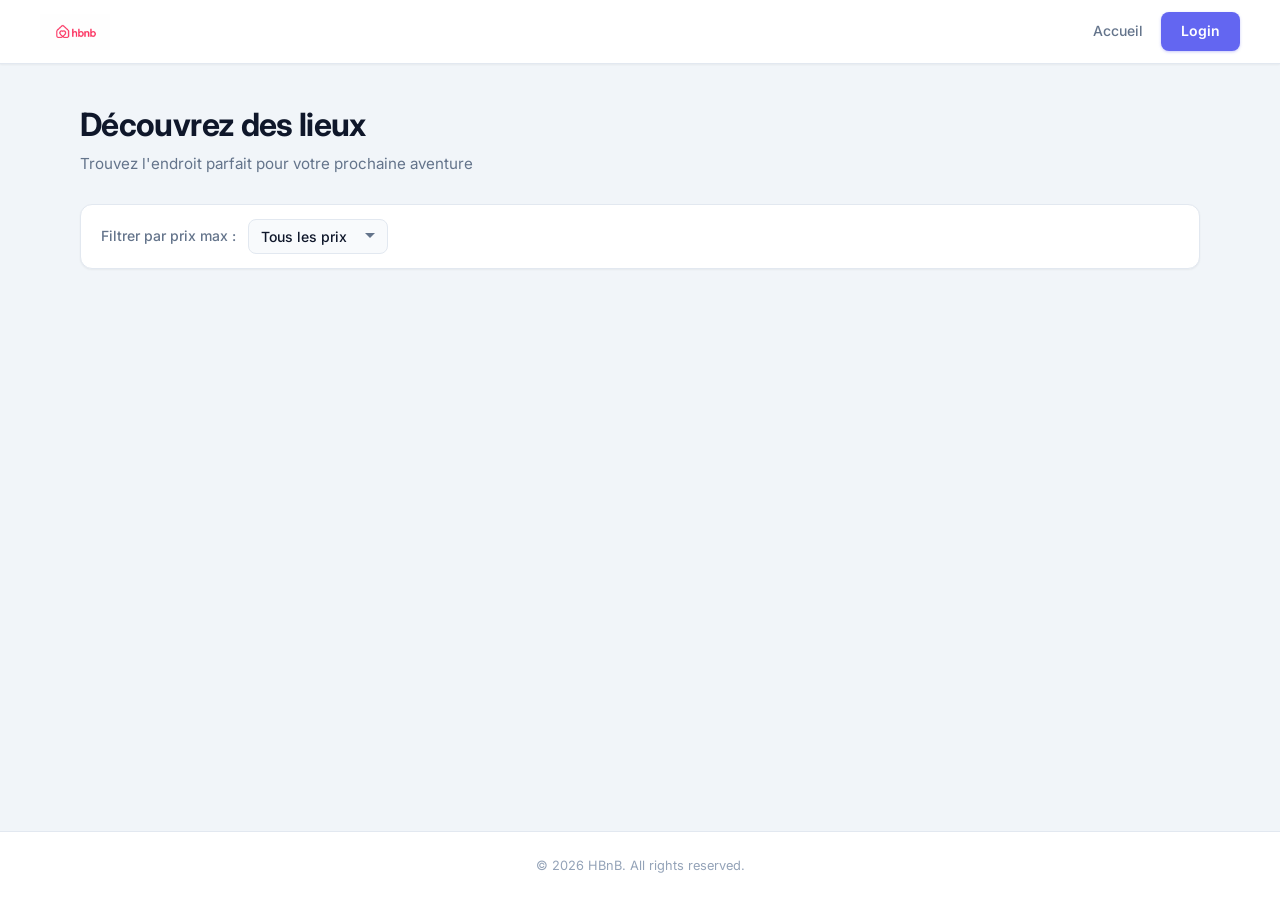
<file: HBNB_App/part4/index.html>
<!DOCTYPE html>
<html lang="en">
  <head>
    <meta charset="UTF-8" />
    <meta name="viewport" content="width=device-width, initial-scale=1.0" />
    <title>HBnB - Find your place</title>
    <link rel="stylesheet" href="styles.css" />
  </head>
  <body>
    <header>
      <img src="logo.png" alt="HBnB Logo" class="logo" />
      <nav>
        <a href="index.html">Accueil</a>
        <a href="profile.html" id="profile-link" style="display:none;">Mon Profil</a>
        <a href="create_place.html" id="add-place-link" style="display:none;" class="nav-cta">+ Créer un lieu</a>
        <a href="#" id="logout-link" style="display:none;">Déconnexion</a>
        <a href="login.html" id="login-link" class="login-button">Login</a>
      </nav>
    </header>

    <main>
      <h1 class="page-title">Découvrez des lieux</h1>
      <p class="page-subtitle">Trouvez l'endroit parfait pour votre prochaine aventure</p>

      <div class="filter-bar">
        <label for="price-filter">Filtrer par prix max :</label>
        <select id="price-filter">
          <option value="10">Jusqu'à $10</option>
          <option value="50">Jusqu'à $50</option>
          <option value="100">Jusqu'à $100</option>
          <option value="all" selected>Tous les prix</option>
        </select>
      </div>

      <section class="places-grid" id="places-list"></section>
    </main>

    <footer>
      <p>&copy; 2026 HBnB. All rights reserved.</p>
    </footer>

    <script src="nav.js"></script>
    <script src="index.js"></script>
  </body>
</html>
</file>
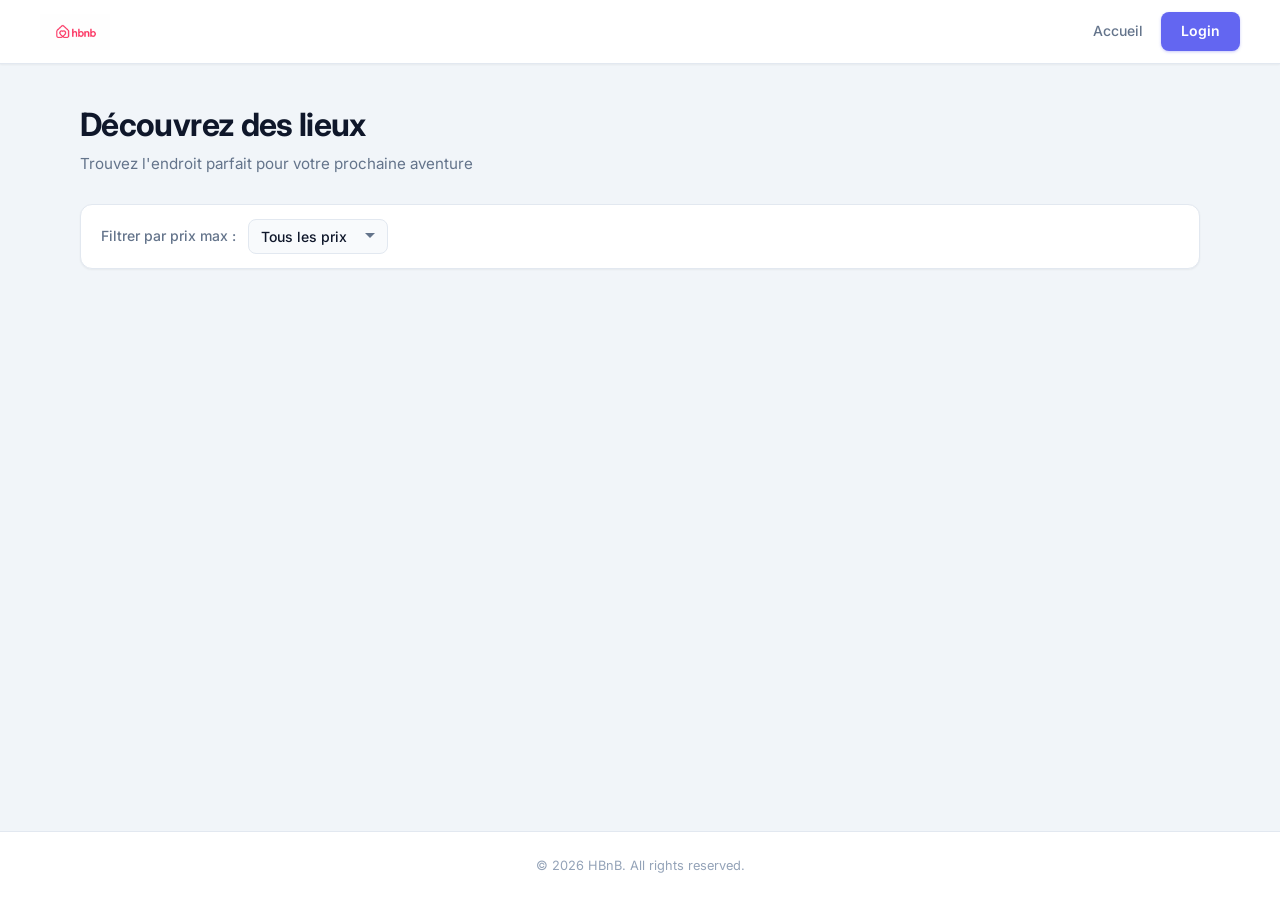
<file: HBNB_App/part4/add_review.html>
<!DOCTYPE html>
<html lang="en">
  <head>
    <meta charset="UTF-8" />
    <meta name="viewport" content="width=device-width, initial-scale=1.0" />
    <title>HBnB - Add Review</title>
    <link rel="stylesheet" href="styles.css" />
  </head>
  <body>
    <header>
      <img src="logo.png" alt="HBnB Logo" class="logo" />
      <nav>
        <a href="index.html">Accueil</a>
        <a href="profile.html" id="profile-link" style="display:none;">Mon Profil</a>
        <a href="create_place.html" id="add-place-link" style="display:none;" class="nav-cta">+ Créer un lieu</a>
        <a href="#" id="logout-link" style="display:none;">Déconnexion</a>
        <a href="login.html" id="login-link" class="login-button">Login</a>
      </nav>
    </header>

    <main>
      <a href="place.html" class="back-link">&#8592; Retour au lieu</a>

      <section class="add-review">
        <h2>Laisser un avis</h2>

        <form class="form" id="review-form" action="#" method="post" novalidate>

          <div class="form-group">
            <label>Votre note</label>
            <div class="star-rating" id="rating">
              <input type="radio" id="star5" name="rating" value="5" />
              <label for="star5" title="5 étoiles">&#9733;</label>
              <input type="radio" id="star4" name="rating" value="4" />
              <label for="star4" title="4 étoiles">&#9733;</label>
              <input type="radio" id="star3" name="rating" value="3" />
              <label for="star3" title="3 étoiles">&#9733;</label>
              <input type="radio" id="star2" name="rating" value="2" />
              <label for="star2" title="2 étoiles">&#9733;</label>
              <input type="radio" id="star1" name="rating" value="1" />
              <label for="star1" title="1 étoile">&#9733;</label>
            </div>
          </div>

          <div class="form-group">
            <label for="comment">Votre avis</label>
            <textarea
              id="comment"
              name="comment"
              rows="5"
              placeholder="Partagez votre expérience avec ce lieu..."
              required
            ></textarea>
          </div>

          <button type="submit" class="btn-primary">Publier l'avis</button>

        </form>
      </section>
    </main>

    <footer>
      <p>&copy; 2026 HBnB. All rights reserved.</p>
    </footer>

    <script src="nav.js"></script>
    <script src="add_review.js"></script>
  </body>
</html>
</file>
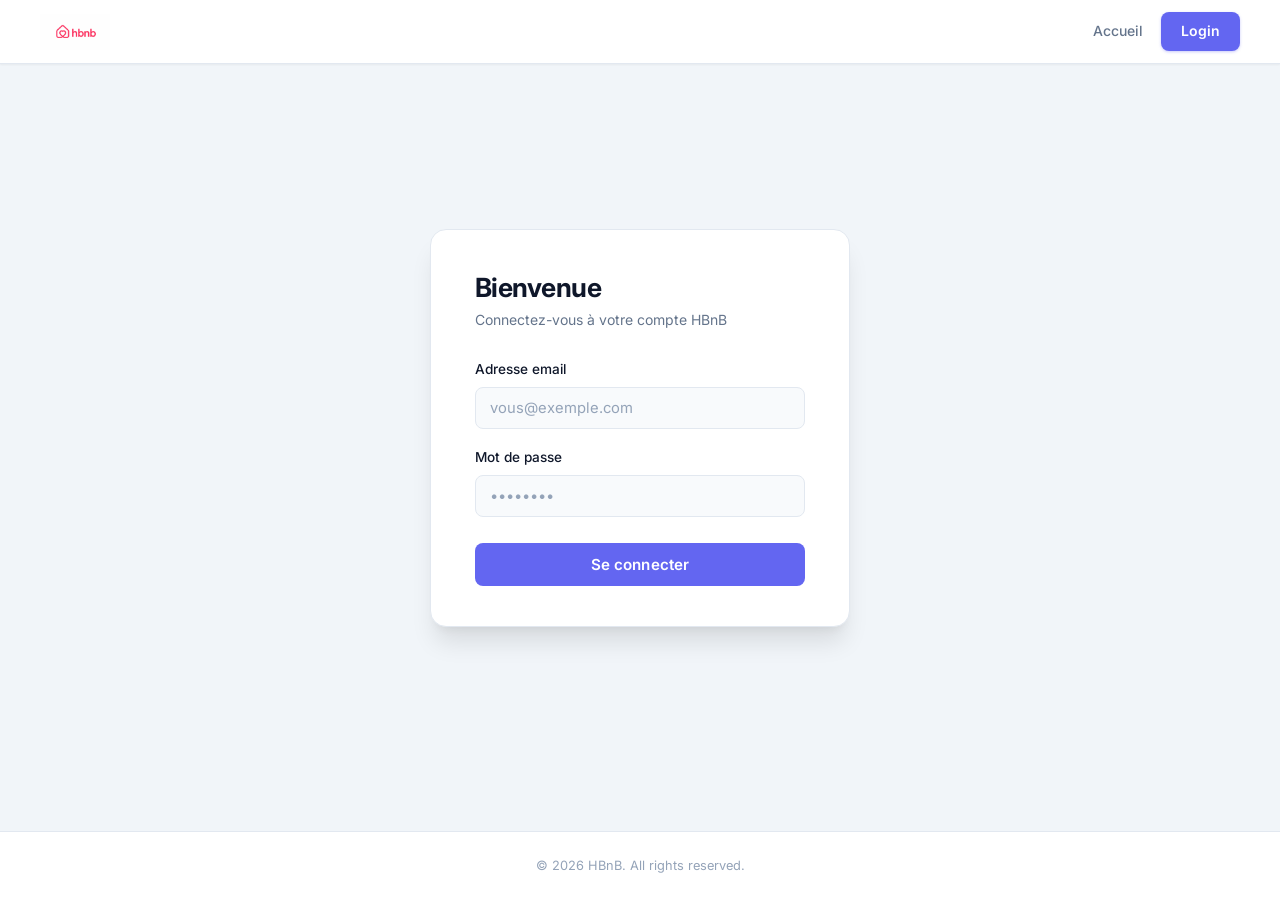
<file: HBNB_App/part4/create_place.html>
<!DOCTYPE html>
<html lang="fr">
  <head>
    <meta charset="UTF-8" />
    <meta name="viewport" content="width=device-width, initial-scale=1.0" />
    <title>HBnB - Créer un lieu</title>
    <link rel="stylesheet" href="styles.css" />
  </head>
  <body>
    <header>
      <img src="logo.png" alt="HBnB Logo" class="logo" />
      <nav>
        <a href="index.html">Accueil</a>
        <a href="profile.html" id="profile-link" style="display:none;">Mon Profil</a>
        <a href="create_place.html" id="add-place-link" style="display:none;" class="nav-cta">+ Créer un lieu</a>
        <a href="#" id="logout-link" style="display:none;">Déconnexion</a>
        <a href="login.html" id="login-link" class="login-button">Login</a>
      </nav>
    </header>

    <main>
      <a href="index.html" class="back-link">&#8592; Retour aux lieux</a>

      <div class="form-card">
        <h1>Créer un nouveau lieu</h1>
        <p class="subtitle">Remplissez les informations ci-dessous pour publier votre lieu.</p>

        <p id="form-error" class="form-error" style="display:none;"></p>

        <form id="create-place-form" action="#" method="post" novalidate>

          <!-- Titre -->
          <div class="form-group">
            <label for="title">Titre <span class="required">*</span></label>
            <input
              type="text"
              id="title"
              name="title"
              placeholder="Ex: Loft moderne en centre-ville"
              maxlength="100"
              required
            />
          </div>

          <!-- Description -->
          <div class="form-group">
            <label for="description">Description</label>
            <textarea
              id="description"
              name="description"
              rows="4"
              placeholder="Décrivez votre lieu : ambiance, points forts, accès..."
            ></textarea>
          </div>

          <!-- Prix / Coordonnées (2 colonnes) -->
          <div class="form-row">
            <div class="form-group">
              <label for="price">Prix par nuit ($) <span class="required">*</span></label>
              <input
                type="number"
                id="price"
                name="price"
                placeholder="85"
                min="1"
                step="0.01"
                required
              />
            </div>

            <div class="form-group">
              <!-- champ vide pour aligner la grille -->
            </div>
          </div>

          <div class="form-row">
            <div class="form-group">
              <label for="latitude">Latitude <span class="required">*</span></label>
              <input
                type="number"
                id="latitude"
                name="latitude"
                placeholder="48.8566"
                min="-90"
                max="90"
                step="any"
                required
              />
              <span class="field-hint">Entre -90 et 90</span>
            </div>

            <div class="form-group">
              <label for="longitude">Longitude <span class="required">*</span></label>
              <input
                type="number"
                id="longitude"
                name="longitude"
                placeholder="2.3522"
                min="-180"
                max="180"
                step="any"
                required
              />
              <span class="field-hint">Entre -180 et 180</span>
            </div>
          </div>

          <!-- Équipements -->
          <div class="form-group">
            <label>Équipements disponibles</label>
            <div class="amenities-grid" id="amenities-container">
              <p class="field-hint">Chargement des équipements…</p>
            </div>
          </div>

          <button type="submit" class="btn-primary">Publier mon lieu</button>

        </form>
      </div>
    </main>

    <footer>
      <p>&copy; 2026 HBnB. All rights reserved.</p>
    </footer>

    <script src="nav.js"></script>
    <script src="create_place.js"></script>
  </body>
</html>
</file>
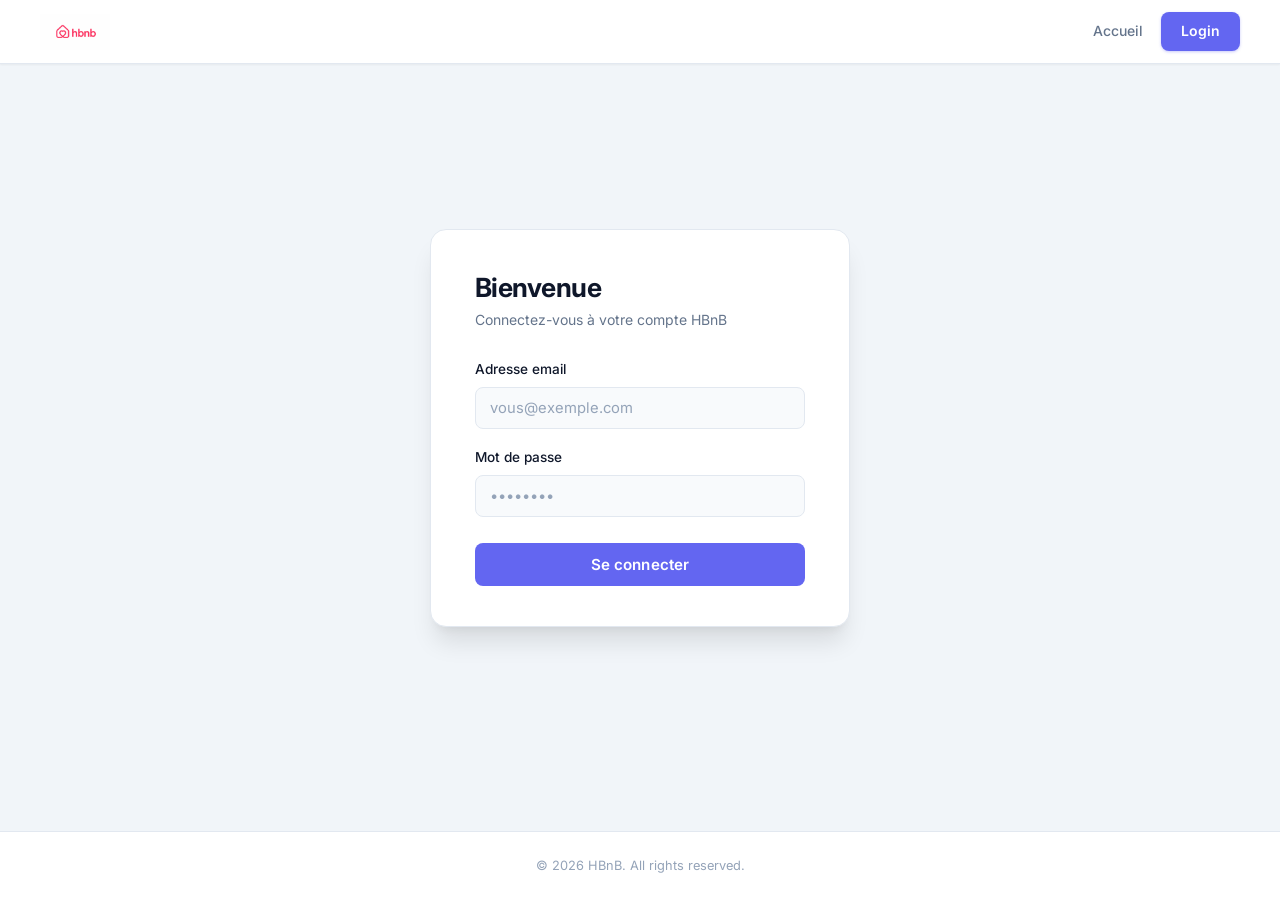
<file: HBNB_App/part4/login.html>
<!DOCTYPE html>
<html lang="en">
  <head>
    <meta charset="UTF-8" />
    <meta name="viewport" content="width=device-width, initial-scale=1.0" />
    <title>HBnB - Login</title>
    <link rel="stylesheet" href="styles.css" />
  </head>
  <body>
    <header>
      <img src="logo.png" alt="HBnB Logo" class="logo" />
      <nav>
        <a href="index.html">Accueil</a>
        <a href="profile.html" id="profile-link" style="display:none;">Mon Profil</a>
        <a href="create_place.html" id="add-place-link" style="display:none;" class="nav-cta">+ Créer un lieu</a>
        <a href="#" id="logout-link" style="display:none;">Déconnexion</a>
        <a href="login.html" id="login-link" class="login-button">Login</a>
      </nav>
    </header>

    <main>
      <div class="auth-wrapper">
        <div class="auth-card">
          <h1>Bienvenue</h1>
          <p class="subtitle">Connectez-vous à votre compte HBnB</p>

          <form id="login-form" action="#" method="post" novalidate>
            <div class="form-group">
              <label for="email">Adresse email</label>
              <input
                type="email"
                id="email"
                name="email"
                placeholder="vous@exemple.com"
                required
                autocomplete="email"
              />
            </div>

            <div class="form-group">
              <label for="password">Mot de passe</label>
              <input
                type="password"
                id="password"
                name="password"
                placeholder="••••••••"
                required
                autocomplete="current-password"
              />
            </div>

            <button type="submit" class="btn-primary">Se connecter</button>
          </form>
        </div>
      </div>
    </main>

    <footer>
      <p>&copy; 2026 HBnB. All rights reserved.</p>
    </footer>

    <script src="nav.js"></script>
    <script src="login.js"></script>
  </body>
</html>
</file>
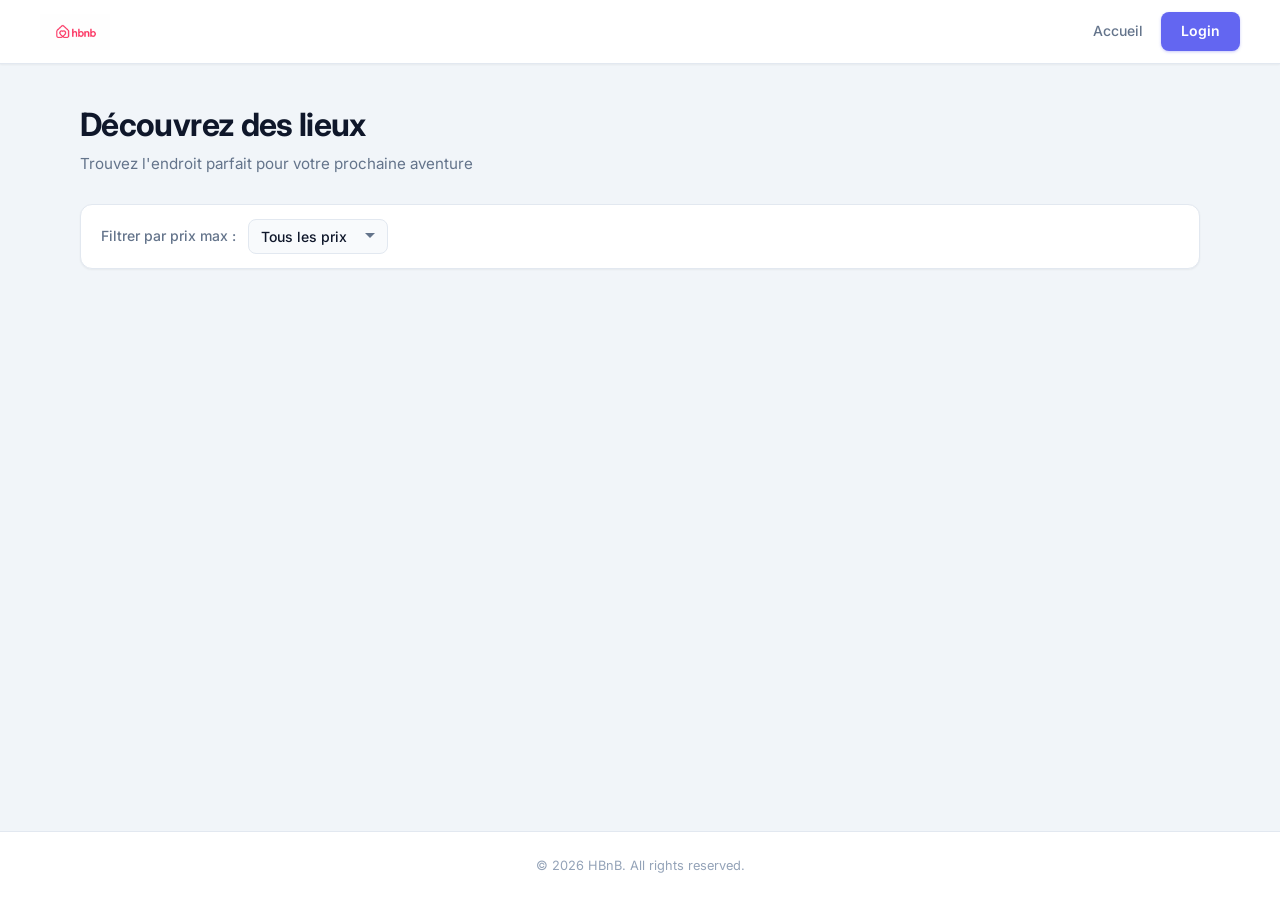
<file: HBNB_App/part4/place.html>
<!DOCTYPE html>
<html lang="en">
  <head>
    <meta charset="UTF-8" />
    <meta name="viewport" content="width=device-width, initial-scale=1.0" />
    <title>HBnB - Place Details</title>
    <link rel="stylesheet" href="styles.css" />
  </head>
  <body>
    <header>
      <img src="logo.png" alt="HBnB Logo" class="logo" />
      <nav>
        <a href="index.html">Home</a>
        <a href="login.html" id="login-link" class="login-button">Login</a>
      </nav>
    </header>

    <main>
      <a href="index.html" class="back-link">&#8592; Back to places</a>

      <article id="place-details" class="place-details"></article>

      <section class="reviews-section">
        <h2>Reviews</h2>
        <div id="reviews-list"></div>
      </section>

      <div id="add-review" style="display: none;"></div>
    </main>

    <footer>
      <p>&copy; 2026 HBnB. All rights reserved.</p>
    </footer>

    <script src="place.js"></script>
  </body>
</html>
</file>
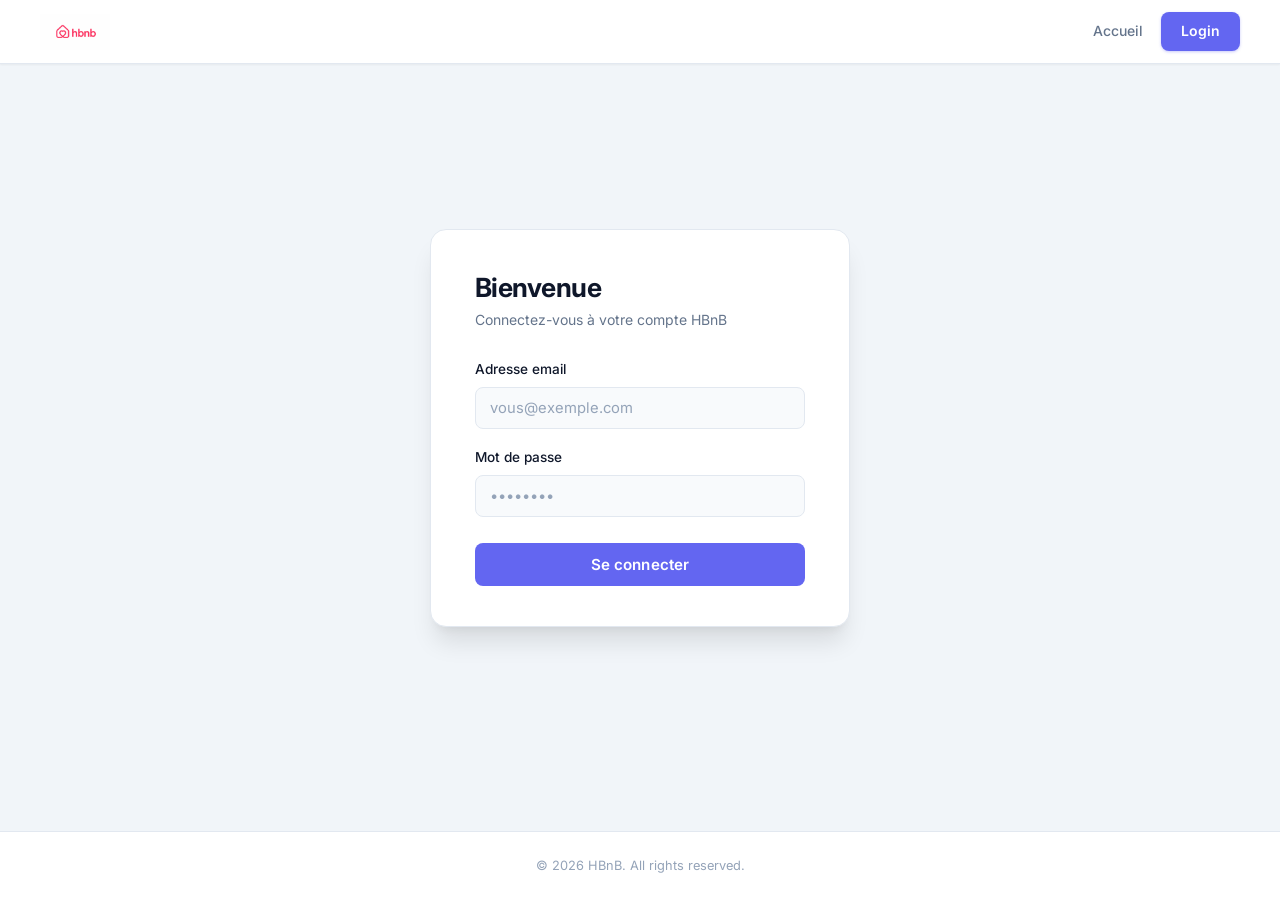
<file: HBNB_App/part4/profile.html>
<!DOCTYPE html>
<html lang="fr">
  <head>
    <meta charset="UTF-8" />
    <meta name="viewport" content="width=device-width, initial-scale=1.0" />
    <title>HBnB - Mon Profil</title>
    <link rel="stylesheet" href="styles.css" />
  </head>
  <body>
    <header>
      <img src="logo.png" alt="HBnB Logo" class="logo" />
      <nav>
        <a href="index.html">Accueil</a>
        <a href="profile.html" id="profile-link" style="display:none;">Mon Profil</a>
        <a href="create_place.html" id="add-place-link" style="display:none;" class="nav-cta">+ Créer un lieu</a>
        <a href="#" id="logout-link" style="display:none;">Déconnexion</a>
        <a href="login.html" id="login-link" class="login-button">Login</a>
      </nav>
    </header>

    <main>
      <!-- Carte d'identité utilisateur — remplie par profile.js -->
      <div id="profile-header" class="profile-header">
        <div class="profile-avatar">…</div>
        <div class="profile-info">
          <h1>Chargement…</h1>
        </div>
      </div>

      <!-- Lieux publiés par l'utilisateur -->
      <div class="section-header">
        <h2>Mes lieux publiés</h2>
        <a href="create_place.html" class="details-button">+ Nouveau lieu</a>
      </div>
      <section class="places-grid" id="my-places"></section>
    </main>

    <footer>
      <p>&copy; 2026 HBnB. All rights reserved.</p>
    </footer>

    <script src="nav.js"></script>
    <script src="profile.js"></script>
  </body>
</html>
</file>
<file: HBNB_App/part4/styles.css>
@import url('https://fonts.googleapis.com/css2?family=Inter:wght@300;400;500;600;700&display=swap');

:root {
  --bg:            #F1F5F9;
  --bg-card:       #FFFFFF;
  --bg-input:      #F8FAFC;
  --primary:       #6366F1;
  --primary-dark:  #4F46E5;
  --primary-light: #EEF2FF;
  --primary-ring:  rgba(99, 102, 241, 0.2);
  --text:          #0F172A;
  --text-muted:    #64748B;
  --text-light:    #94A3B8;
  --border:        #E2E8F0;
  --star:          #F59E0B;
  --radius-sm:     8px;
  --radius:        12px;
  --radius-lg:     16px;
  --radius-full:   9999px;
  --shadow-sm:     0 1px 2px rgba(0,0,0,0.05);
  --shadow:        0 4px 6px -1px rgba(0,0,0,0.08), 0 2px 4px -2px rgba(0,0,0,0.06);
  --shadow-lg:     0 10px 15px -3px rgba(0,0,0,0.08), 0 4px 6px -4px rgba(0,0,0,0.05);
  --shadow-xl:     0 20px 25px -5px rgba(0,0,0,0.1), 0 8px 10px -6px rgba(0,0,0,0.06);
}

* {
  box-sizing: border-box;
  margin: 0;
  padding: 0;
}

body {
  background: var(--bg);
  color: var(--text);
  font-family: 'Inter', sans-serif;
  font-weight: 400;
  min-height: 100vh;
  display: flex;
  flex-direction: column;
  line-height: 1.6;
  -webkit-font-smoothing: antialiased;
}

/* ─── HEADER ─── */
header {
  display: flex;
  align-items: center;
  justify-content: space-between;
  padding: 0 40px;
  height: 64px;
  background: var(--bg-card);
  border-bottom: 1px solid var(--border);
  position: sticky;
  top: 0;
  z-index: 100;
  box-shadow: var(--shadow-sm);
}

header .logo {
  height: 36px;
  width: auto;
}

nav {
  display: flex;
  align-items: center;
  gap: 4px;
}

nav a {
  color: var(--text-muted);
  text-decoration: none;
  font-size: 0.875rem;
  font-weight: 500;
  padding: 8px 14px;
  border-radius: var(--radius-sm);
  transition: color 0.15s, background 0.15s;
}

nav a:hover {
  color: var(--primary);
  background: var(--primary-light);
}

.login-button {
  background: var(--primary) !important;
  color: #fff !important;
  padding: 8px 20px !important;
  border-radius: var(--radius-sm) !important;
  font-weight: 600 !important;
  font-size: 0.875rem !important;
  text-decoration: none !important;
  transition: background 0.15s, transform 0.1s, box-shadow 0.15s !important;
  box-shadow: 0 1px 3px rgba(99,102,241,0.35) !important;
}

.login-button:hover {
  background: var(--primary-dark) !important;
  transform: translateY(-1px) !important;
  box-shadow: 0 4px 12px rgba(99,102,241,0.4) !important;
  color: #fff !important;
}

/* ─── FOOTER ─── */
footer {
  text-align: center;
  padding: 24px;
  border-top: 1px solid var(--border);
  color: var(--text-light);
  font-size: 0.8rem;
  margin-top: auto;
  background: var(--bg-card);
}

/* ─── MAIN ─── */
main {
  flex: 1;
  padding: 40px;
  max-width: 1200px;
  margin: 0 auto;
  width: 100%;
}

h1, h2, h3 {
  font-weight: 700;
  line-height: 1.3;
  letter-spacing: -0.02em;
}

/* ─── PAGE TITLE ─── */
.page-title {
  font-size: 2rem;
  font-weight: 700;
  color: var(--text);
  margin-bottom: 6px;
}

.page-subtitle {
  color: var(--text-muted);
  font-size: 0.95rem;
  margin-bottom: 28px;
}

/* ─── FILTER BAR ─── */
.filter-bar {
  display: flex;
  align-items: center;
  gap: 12px;
  margin-bottom: 32px;
  background: var(--bg-card);
  border: 1px solid var(--border);
  border-radius: var(--radius);
  padding: 14px 20px;
  flex-wrap: wrap;
  box-shadow: var(--shadow-sm);
}

.filter-bar label {
  font-size: 0.875rem;
  font-weight: 500;
  color: var(--text-muted);
}

.filter-bar select {
  background: var(--bg-input);
  color: var(--text);
  border: 1px solid var(--border);
  padding: 8px 36px 8px 12px;
  border-radius: var(--radius-sm);
  font-family: 'Inter', sans-serif;
  font-size: 0.875rem;
  font-weight: 500;
  cursor: pointer;
  outline: none;
  transition: border-color 0.15s, box-shadow 0.15s;
  -webkit-appearance: none;
  appearance: none;
  background-image: url("data:image/svg+xml,%3Csvg xmlns='http://www.w3.org/2000/svg' width='10' height='10' viewBox='0 0 10 10'%3E%3Cpath fill='%2364748B' d='M5 7L0 2h10z'/%3E%3C/svg%3E");
  background-repeat: no-repeat;
  background-position: right 12px center;
}

.filter-bar select:focus {
  border-color: var(--primary);
  box-shadow: 0 0 0 3px var(--primary-ring);
}

/* ─── PLACES GRID ─── */
.places-grid {
  display: grid;
  grid-template-columns: repeat(auto-fill, minmax(300px, 1fr));
  gap: 20px;
}

/* ─── PLACE CARD ─── */
.place-card {
  background: var(--bg-card);
  border: 1px solid var(--border);
  border-radius: var(--radius-lg);
  padding: 22px;
  transition: transform 0.2s ease, box-shadow 0.2s ease, border-color 0.2s ease;
  overflow: hidden;
  display: flex;
  flex-direction: column;
  gap: 10px;
}

.place-card:hover {
  transform: translateY(-3px);
  box-shadow: var(--shadow-lg);
  border-color: var(--primary-light);
}

.place-card img {
  width: 100%;
  height: 180px;
  object-fit: cover;
  border-radius: var(--radius);
  margin-bottom: 4px;
}

.place-card h3 {
  font-size: 1.05rem;
  font-weight: 600;
  color: var(--text);
  line-height: 1.4;
}

.place-card .price {
  color: var(--primary);
  font-size: 0.95rem;
  font-weight: 600;
}

.details-button {
  display: inline-flex;
  align-items: center;
  justify-content: center;
  background: var(--primary-light);
  color: var(--primary);
  border: none;
  padding: 9px 20px;
  border-radius: var(--radius-sm);
  font-size: 0.85rem;
  font-family: 'Inter', sans-serif;
  font-weight: 600;
  cursor: pointer;
  text-decoration: none;
  transition: background 0.15s, color 0.15s, box-shadow 0.15s;
  align-self: flex-start;
  margin-top: 4px;
}

.details-button:hover {
  background: var(--primary);
  color: #fff;
  box-shadow: 0 2px 8px rgba(99,102,241,0.35);
}

/* ─── LOGIN PAGE ─── */
.auth-wrapper {
  display: flex;
  align-items: center;
  justify-content: center;
  min-height: 72vh;
  padding: 20px 0;
}

.auth-card {
  background: var(--bg-card);
  border: 1px solid var(--border);
  border-radius: var(--radius-lg);
  padding: 40px 44px;
  width: 100%;
  max-width: 420px;
  box-shadow: var(--shadow-xl);
}

.auth-card h1 {
  font-size: 1.65rem;
  font-weight: 700;
  color: var(--text);
  margin-bottom: 4px;
}

.auth-card .subtitle {
  color: var(--text-muted);
  font-size: 0.875rem;
  margin-bottom: 28px;
}

.form-group {
  margin-bottom: 18px;
}

.form-group label {
  display: block;
  font-size: 0.85rem;
  font-weight: 500;
  color: var(--text);
  margin-bottom: 6px;
}

.form-group input,
.form-group textarea,
.form-group select {
  width: 100%;
  background: var(--bg-input);
  border: 1px solid var(--border);
  color: var(--text);
  padding: 11px 14px;
  border-radius: var(--radius-sm);
  font-family: 'Inter', sans-serif;
  font-size: 0.925rem;
  outline: none;
  transition: border-color 0.15s, box-shadow 0.15s, background 0.15s;
}

.form-group input::placeholder,
.form-group textarea::placeholder {
  color: var(--text-light);
}

.form-group input:focus,
.form-group textarea:focus,
.form-group select:focus {
  border-color: var(--primary);
  box-shadow: 0 0 0 3px var(--primary-ring);
  background: var(--bg-card);
}

.btn-primary {
  width: 100%;
  background: var(--primary);
  color: #fff;
  border: none;
  padding: 12px;
  border-radius: var(--radius-sm);
  font-family: 'Inter', sans-serif;
  font-size: 0.95rem;
  font-weight: 600;
  cursor: pointer;
  transition: background 0.15s, transform 0.1s, box-shadow 0.15s;
  margin-top: 8px;
  letter-spacing: 0.01em;
}

.btn-primary:hover {
  background: var(--primary-dark);
  transform: translateY(-1px);
  box-shadow: 0 4px 12px rgba(99,102,241,0.4);
}

.btn-primary:active {
  transform: translateY(0);
  box-shadow: none;
}

/* ─── PLACE DETAILS ─── */
.place-details {
  background: var(--bg-card);
  border: 1px solid var(--border);
  border-radius: var(--radius-lg);
  padding: 32px;
  margin-bottom: 24px;
  box-shadow: var(--shadow-sm);
}

.place-details img.hero {
  width: 100%;
  height: 320px;
  object-fit: cover;
  border-radius: var(--radius);
  margin-bottom: 28px;
}

.place-details h1 {
  font-size: 1.8rem;
  font-weight: 700;
  color: var(--text);
  margin-bottom: 20px;
}

.place-info {
  display: grid;
  grid-template-columns: repeat(auto-fill, minmax(180px, 1fr));
  gap: 12px;
  margin-bottom: 24px;
}

.place-info .info-item {
  background: var(--bg-input);
  border: 1px solid var(--border);
  border-radius: var(--radius);
  padding: 14px 16px;
}

.place-info .info-item .label {
  font-size: 0.7rem;
  font-weight: 600;
  color: var(--text-light);
  text-transform: uppercase;
  letter-spacing: 0.08em;
  margin-bottom: 5px;
}

.place-info .info-item .value {
  font-size: 1rem;
  font-weight: 600;
  color: var(--text);
}

.place-info .info-item .value.accent {
  color: var(--primary);
}

.place-details .description {
  color: var(--text-muted);
  line-height: 1.75;
  margin-bottom: 24px;
  font-size: 0.95rem;
}

.amenities {
  display: flex;
  flex-wrap: wrap;
  gap: 8px;
  margin-top: 12px;
  list-style: none;
  padding: 0;
}

.amenity-tag {
  background: var(--primary-light);
  color: var(--primary);
  border: none;
  padding: 5px 14px;
  border-radius: var(--radius-full);
  font-size: 0.8rem;
  font-weight: 500;
}

/* ─── REVIEWS ─── */
.reviews-section {
  margin-bottom: 24px;
}

.reviews-section h2 {
  font-size: 1.2rem;
  font-weight: 700;
  color: var(--text);
  margin-bottom: 16px;
}

.review-card {
  background: var(--bg-card);
  border: 1px solid var(--border);
  border-radius: var(--radius-lg);
  padding: 20px 24px;
  margin-bottom: 12px;
  transition: box-shadow 0.15s;
}

.review-card:hover {
  box-shadow: var(--shadow);
}

.review-card .reviewer {
  display: flex;
  align-items: center;
  gap: 12px;
  margin-bottom: 10px;
}

.reviewer-avatar {
  width: 40px;
  height: 40px;
  border-radius: 50%;
  background: linear-gradient(135deg, var(--primary) 0%, var(--primary-dark) 100%);
  display: flex;
  align-items: center;
  justify-content: center;
  font-weight: 700;
  font-size: 0.875rem;
  color: #fff;
  flex-shrink: 0;
}

.reviewer-name {
  font-weight: 600;
  font-size: 0.9rem;
  color: var(--text);
}

.review-rating {
  color: var(--star);
  font-size: 0.875rem;
  margin-bottom: 8px;
  letter-spacing: 0.04em;
}

.review-comment {
  color: var(--text-muted);
  line-height: 1.65;
  font-size: 0.9rem;
}

/* ─── ADD REVIEW FORM ─── */
.add-review {
  background: var(--bg-card);
  border: 1px solid var(--border);
  border-radius: var(--radius-lg);
  padding: 32px;
  margin-top: 24px;
  box-shadow: var(--shadow-sm);
}

.add-review h2 {
  font-size: 1.2rem;
  font-weight: 700;
  color: var(--text);
  margin-bottom: 24px;
}

.add-review .form {
  display: flex;
  flex-direction: column;
  gap: 20px;
}

/* ─── STAR RATING ─── */
.star-rating {
  display: flex;
  flex-direction: row-reverse;
  justify-content: flex-end;
  gap: 4px;
}

.star-rating input[type="radio"] {
  display: none;
}

.star-rating label {
  font-size: 1.75rem;
  color: var(--border);
  cursor: pointer;
  transition: color 0.1s, transform 0.1s;
}

.star-rating label:hover {
  transform: scale(1.15);
}

.star-rating input[type="radio"]:checked ~ label {
  color: var(--star);
}

.star-rating:hover input[type="radio"]:checked ~ label {
  color: var(--border);
}

.star-rating label:hover,
.star-rating label:hover ~ label {
  color: var(--star) !important;
}

/* ─── BACK LINK ─── */
.back-link {
  display: inline-flex;
  align-items: center;
  gap: 6px;
  color: var(--text-muted);
  text-decoration: none;
  font-size: 0.875rem;
  font-weight: 500;
  margin-bottom: 24px;
  padding: 8px 0;
  transition: color 0.15s;
}

.back-link:hover {
  color: var(--primary);
}

/* ─── NAV CTA (bouton "+ Créer un lieu") ─── */
.nav-cta {
  background: var(--primary-light) !important;
  color: var(--primary) !important;
  padding: 8px 16px !important;
  border-radius: var(--radius-sm) !important;
  font-weight: 600 !important;
  font-size: 0.85rem !important;
  text-decoration: none !important;
  white-space: nowrap !important;
  transition: background 0.15s, color 0.15s !important;
}

.nav-cta:hover {
  background: var(--primary) !important;
  color: #fff !important;
}

/* ─── PROFILE PAGE ─── */
.profile-header {
  background: var(--bg-card);
  border: 1px solid var(--border);
  border-radius: var(--radius-lg);
  padding: 28px 32px;
  margin-bottom: 24px;
  display: flex;
  align-items: center;
  gap: 20px;
  box-shadow: var(--shadow-sm);
  flex-wrap: wrap;
}

.profile-avatar {
  width: 68px;
  height: 68px;
  border-radius: 50%;
  background: linear-gradient(135deg, var(--primary) 0%, var(--primary-dark) 100%);
  display: flex;
  align-items: center;
  justify-content: center;
  font-size: 1.7rem;
  font-weight: 700;
  color: #fff;
  flex-shrink: 0;
}

.profile-info h1 {
  font-size: 1.4rem;
  font-weight: 700;
  color: var(--text);
  margin-bottom: 4px;
}

.profile-info .email {
  color: var(--text-muted);
  font-size: 0.875rem;
  margin-bottom: 8px;
}

.profile-info .badge {
  display: inline-block;
  background: var(--primary-light);
  color: var(--primary);
  padding: 3px 12px;
  border-radius: var(--radius-full);
  font-size: 0.75rem;
  font-weight: 600;
}

.profile-info .badge.admin {
  background: #FEF3C7;
  color: #92400E;
}

.profile-actions {
  margin-left: auto;
}

.section-header {
  display: flex;
  align-items: center;
  justify-content: space-between;
  margin-bottom: 16px;
  flex-wrap: wrap;
  gap: 12px;
}

.section-header h2 {
  font-size: 1.15rem;
  font-weight: 700;
  color: var(--text);
  letter-spacing: -0.015em;
}

.empty-state {
  background: var(--bg-card);
  border: 1px solid var(--border);
  border-radius: var(--radius-lg);
  padding: 48px 24px;
  text-align: center;
  color: var(--text-muted);
  grid-column: 1 / -1;
}

.empty-state p {
  margin-bottom: 16px;
  font-size: 0.95rem;
}

/* ─── CREATE PLACE PAGE ─── */
.form-card {
  background: var(--bg-card);
  border: 1px solid var(--border);
  border-radius: var(--radius-lg);
  padding: 36px;
  max-width: 700px;
  box-shadow: var(--shadow-sm);
}

.form-card h1 {
  font-size: 1.5rem;
  font-weight: 700;
  color: var(--text);
  margin-bottom: 4px;
}

.form-card .subtitle {
  color: var(--text-muted);
  font-size: 0.875rem;
  margin-bottom: 28px;
}

.form-row {
  display: grid;
  grid-template-columns: 1fr 1fr;
  gap: 16px;
}

.field-hint {
  display: block;
  font-size: 0.78rem;
  color: var(--text-light);
  margin-top: 5px;
}

.required {
  color: #EF4444;
}

.form-error {
  background: #FEE2E2;
  border: 1px solid #FECACA;
  color: #B91C1C;
  border-radius: var(--radius-sm);
  padding: 12px 16px;
  font-size: 0.875rem;
  margin-bottom: 20px;
}

.amenities-grid {
  display: grid;
  grid-template-columns: repeat(auto-fill, minmax(155px, 1fr));
  gap: 8px;
}

.amenity-checkbox {
  display: flex;
  align-items: center;
  gap: 8px;
  background: var(--bg-input);
  border: 1px solid var(--border);
  border-radius: var(--radius-sm);
  padding: 10px 12px;
  cursor: pointer;
  transition: border-color 0.15s, background 0.15s, color 0.15s;
  font-size: 0.875rem;
  font-weight: 500;
  color: var(--text);
  user-select: none;
}

.amenity-checkbox:hover {
  border-color: var(--primary);
  background: var(--primary-light);
  color: var(--primary);
}

.amenity-checkbox input[type="checkbox"] {
  width: 15px;
  height: 15px;
  accent-color: var(--primary);
  cursor: pointer;
  flex-shrink: 0;
}

.amenity-checkbox:has(input:checked) {
  border-color: var(--primary);
  background: var(--primary-light);
  color: var(--primary);
}

/* ─── RESPONSIVE ─── */
@media (max-width: 768px) {
  header {
    padding: 0 16px;
    height: 56px;
  }

  main {
    padding: 24px 16px;
  }

  .auth-card {
    padding: 28px 24px;
  }

  .place-details {
    padding: 20px;
  }

  .places-grid {
    grid-template-columns: 1fr;
    gap: 16px;
  }

  .page-title {
    font-size: 1.6rem;
  }

  .filter-bar {
    padding: 12px 16px;
  }

  .form-row {
    grid-template-columns: 1fr;
  }

  .profile-header {
    padding: 20px;
  }

  .profile-actions {
    margin-left: 0;
    width: 100%;
  }

  .form-card {
    padding: 24px 20px;
  }
}
</file>
